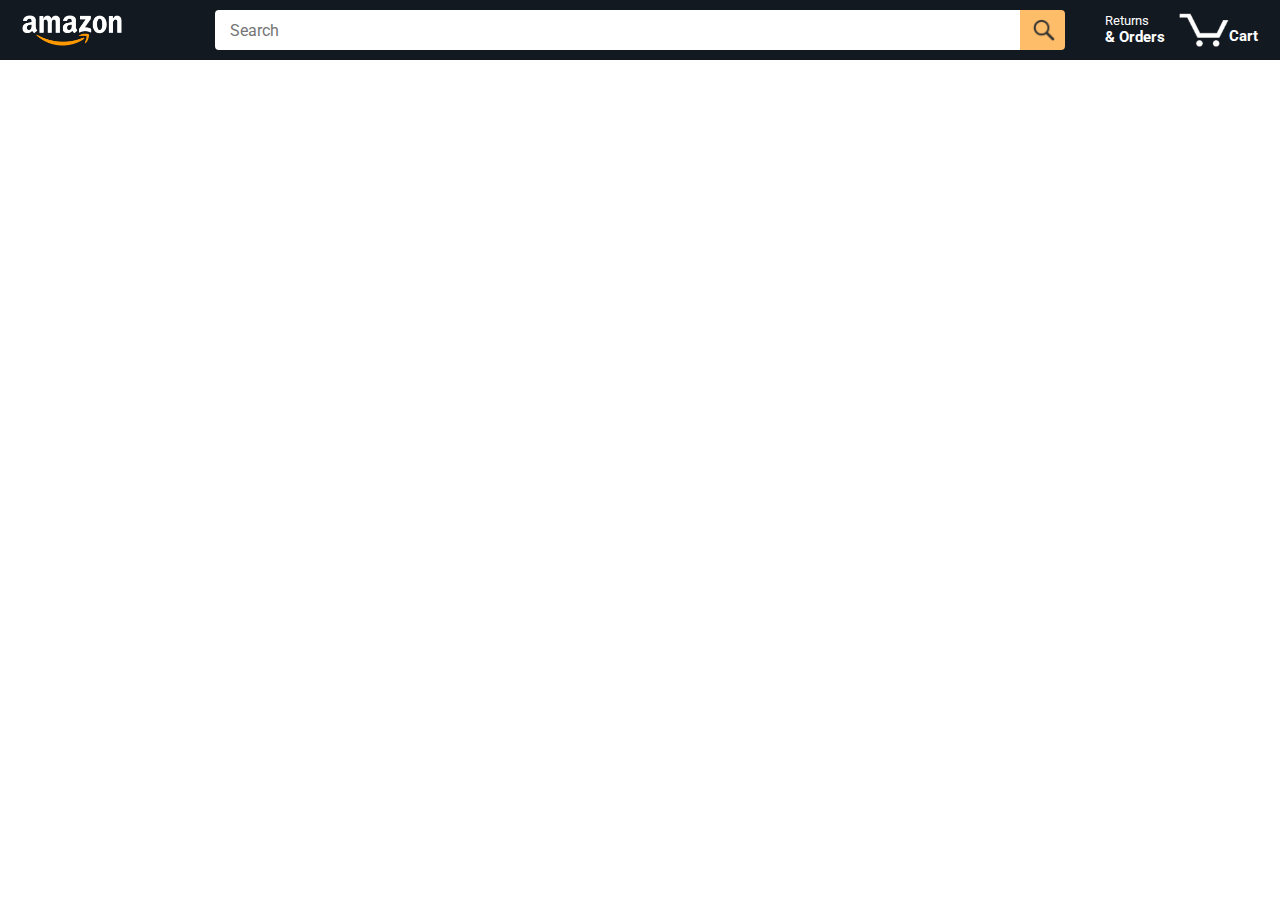
<file: index.html>
<!DOCTYPE html>
<html>
  <head>
    <title>Amazon Project</title>

    <!-- This code is needed for responsive design to work.
      (Responsive design = make the website look good on
      smaller screen sizes like a phone or a tablet). -->
    <meta name="viewport" content="width=device-width, initial-scale=1">

    <!-- Load a font called Roboto from Google Fonts. -->
    <link rel="preconnect" href="https://fonts.googleapis.com">
    <link rel="preconnect" href="https://fonts.gstatic.com" crossorigin>
    <link href="https://fonts.googleapis.com/css2?family=Roboto:wght@400;500;700&display=swap" rel="stylesheet">

    <!-- Here are the CSS files for this page. -->
    <link rel="stylesheet" href="styles/shared/general.css">
    <link rel="stylesheet" href="styles/shared/amazon-header.css">
    <link rel="stylesheet" href="styles/pages/amazon.css">
  </head>
  <body>
    <div class="amazon-header">
      <div class="amazon-header-left-section">
        <a href="index.html" class="header-link">
          <img class="amazon-logo"
            src="images/amazon-logo-white.png">
          <img class="amazon-mobile-logo"
            src="images/amazon-mobile-logo-white.png">
        </a>
      </div>

      <div class="amazon-header-middle-section">
        <input class="search-bar" type="text" placeholder="Search">

        <button class="search-button">
          <img class="search-icon" src="images/icons/search-icon.png">
        </button>
      </div>

      <div class="amazon-header-right-section">
        <a class="orders-link header-link" href="orders.html">
          <span class="returns-text">Returns</span>
          <span class="orders-text">& Orders</span>
        </a>

        <a class="cart-link header-link" href="checkout.html">
          <img class="cart-icon" src="images/icons/cart-icon.png">
          <div class="cart-quantity js-cart-quantity"></div>
          <div class="cart-text">Cart</div>
        </a>
      </div>
    </div>
    
    <div class="main">
      <div class="products-grid js-products-grid">
      </div>
    </div>

    <script type="module" src="scripts/amazon.js"></script>
  </body>
</html>
</file>
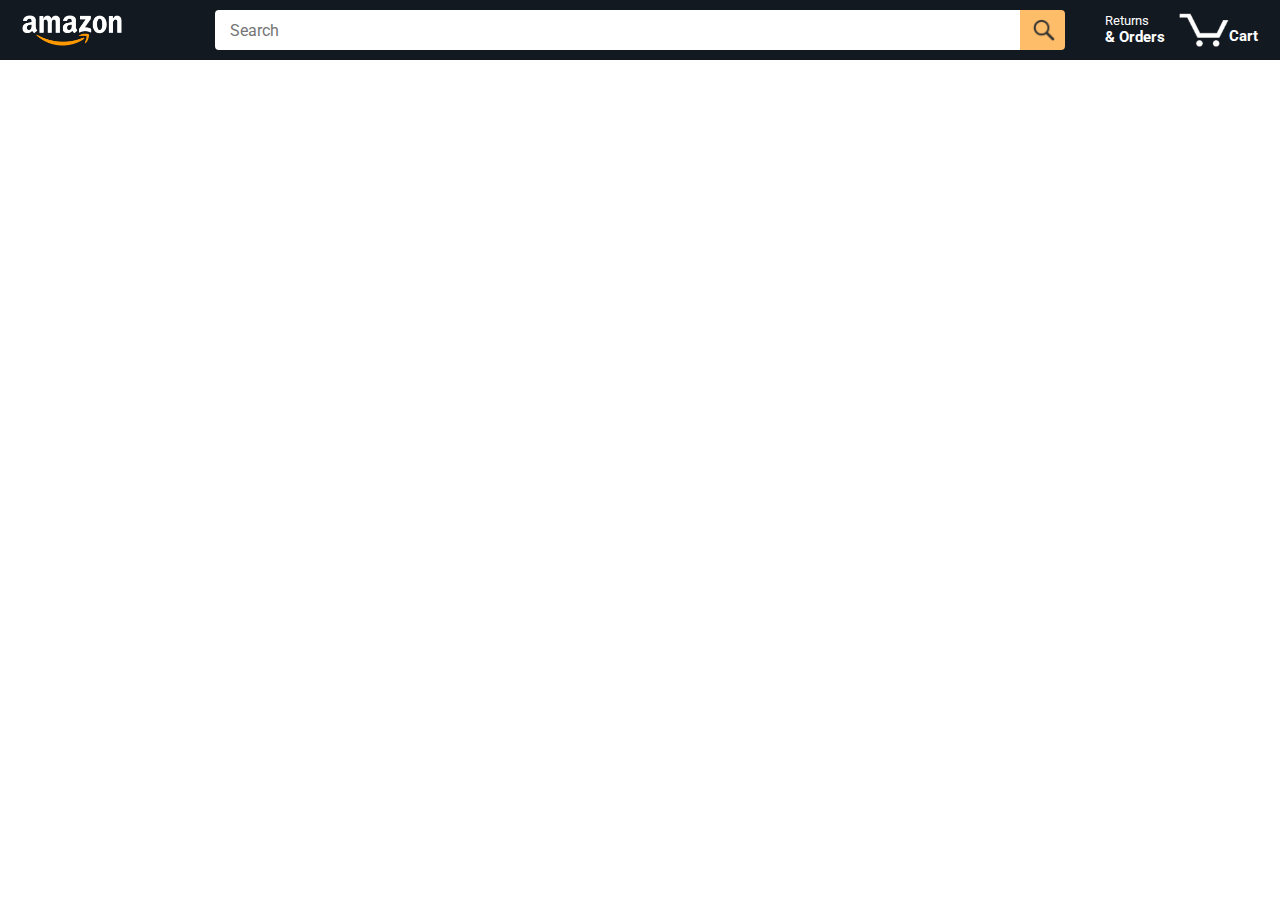
<file: amazon.html>
<!DOCTYPE html>
<html>
  <head>
    <title>Amazon Project</title>

    <!-- This code is needed for responsive design to work.
      (Responsive design = make the website look good on
      smaller screen sizes like a phone or a tablet). -->
    <meta name="viewport" content="width=device-width, initial-scale=1">

    <!-- Load a font called Roboto from Google Fonts. -->
    <link rel="preconnect" href="https://fonts.googleapis.com">
    <link rel="preconnect" href="https://fonts.gstatic.com" crossorigin>
    <link href="https://fonts.googleapis.com/css2?family=Roboto:wght@400;500;700&display=swap" rel="stylesheet">

    <!-- Here are the CSS files for this page. -->
    <link rel="stylesheet" href="styles/shared/general.css">
    <link rel="stylesheet" href="styles/shared/amazon-header.css">
    <link rel="stylesheet" href="styles/pages/amazon.css">
  </head>
  <body>
    <div class="amazon-header">
      <div class="amazon-header-left-section">
        <a href="amazon.html" class="header-link">
          <img class="amazon-logo"
            src="images/amazon-logo-white.png">
          <img class="amazon-mobile-logo"
            src="images/amazon-mobile-logo-white.png">
        </a>
      </div>

      <div class="amazon-header-middle-section">
        <input class="search-bar" type="text" placeholder="Search">

        <button class="search-button">
          <img class="search-icon" src="images/icons/search-icon.png">
        </button>
      </div>

      <div class="amazon-header-right-section">
        <a class="orders-link header-link" href="orders.html">
          <span class="returns-text">Returns</span>
          <span class="orders-text">& Orders</span>
        </a>

        <a class="cart-link header-link" href="checkout.html">
          <img class="cart-icon" src="images/icons/cart-icon.png">
          <div class="cart-quantity js-cart-quantity"></div>
          <div class="cart-text">Cart</div>
        </a>
      </div>
    </div>
    
    <div class="main">
      <div class="products-grid js-products-grid">
      </div>
    </div>

    <script type="module" src="scripts/amazon.js"></script>
  </body>
</html>
</file>
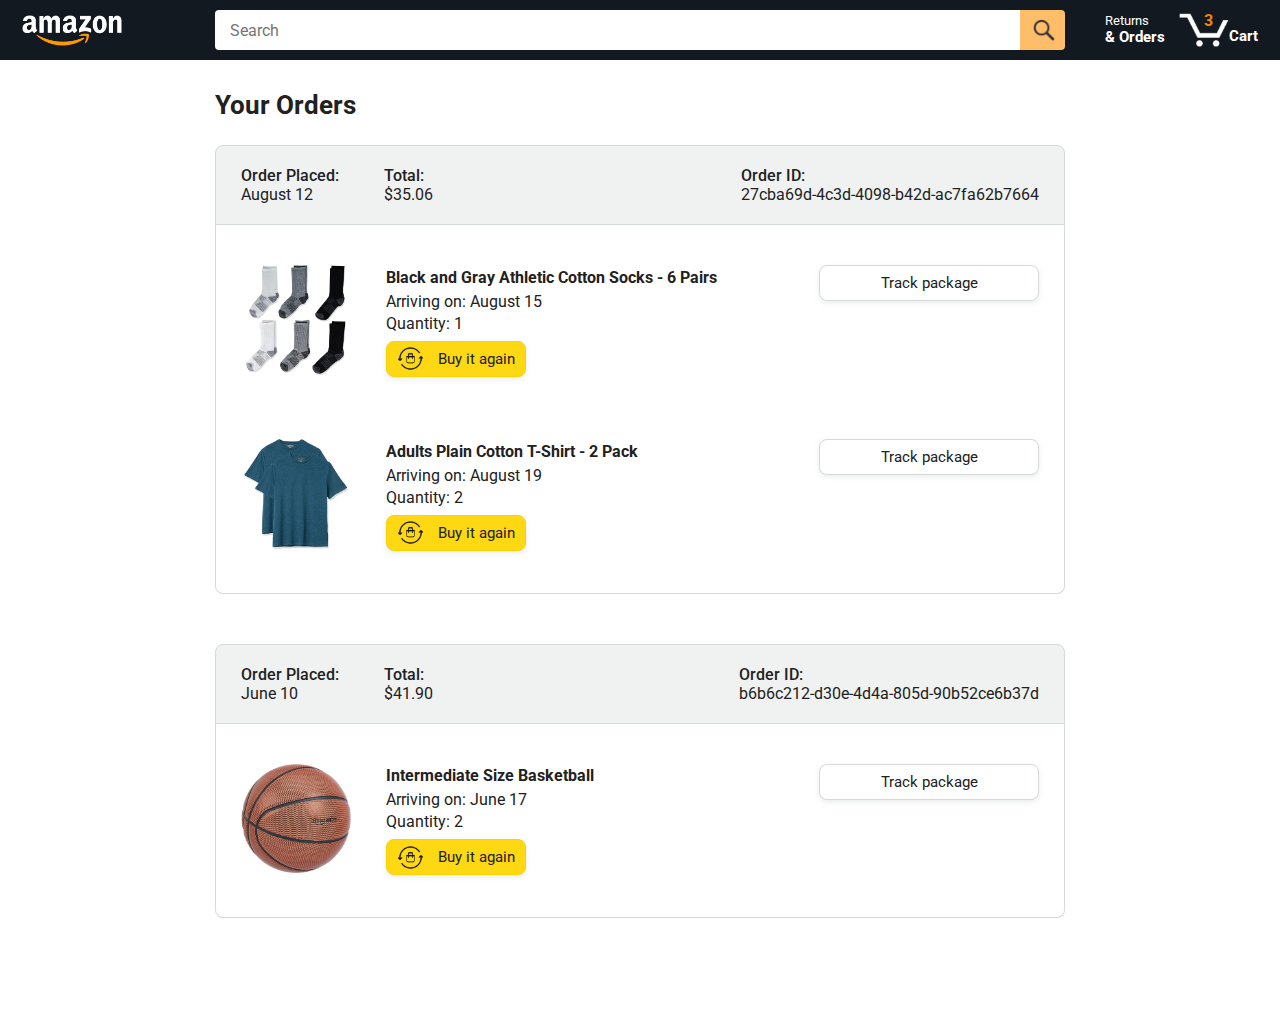
<file: orders.html>
<!DOCTYPE html>
<html>
  <head>
    <title>Orders</title>

    <!-- This code is needed for responsive design to work.
      (Responsive design = make the website look good on
      smaller screen sizes like a phone or a tablet). -->
    <meta name="viewport" content="width=device-width, initial-scale=1">

    <!-- Load a font called Roboto from Google Fonts. -->
    <link rel="preconnect" href="https://fonts.googleapis.com">
    <link rel="preconnect" href="https://fonts.gstatic.com" crossorigin>
    <link href="https://fonts.googleapis.com/css2?family=Roboto:wght@400;500;700&display=swap" rel="stylesheet">

    <!-- Here are the CSS files for this page. -->
    <link rel="stylesheet" href="styles/shared/general.css">
    <link rel="stylesheet" href="styles/shared/amazon-header.css">
    <link rel="stylesheet" href="styles/pages/orders.css">
  </head>
  <body>
    <div class="amazon-header">
      <div class="amazon-header-left-section">
        <a href="index.html" class="header-link">
          <img class="amazon-logo"
            src="images/amazon-logo-white.png">
          <img class="amazon-mobile-logo"
            src="images/amazon-mobile-logo-white.png">
        </a>
      </div>

      <div class="amazon-header-middle-section">
        <input class="search-bar" type="text" placeholder="Search">

        <button class="search-button">
          <img class="search-icon" src="images/icons/search-icon.png">
        </button>
      </div>

      <div class="amazon-header-right-section">
        <a class="orders-link header-link" href="orders.html">
          <span class="returns-text">Returns</span>
          <span class="orders-text">& Orders</span>
        </a>

        <a class="cart-link header-link" href="checkout.html">
          <img class="cart-icon" src="images/icons/cart-icon.png">
          <div class="cart-quantity">3</div>
          <div class="cart-text">Cart</div>
        </a>
      </div>
    </div>

    <div class="main">
      <div class="page-title">Your Orders</div>

      <div class="orders-grid">
        <div class="order-container">
          
          <div class="order-header">
            <div class="order-header-left-section">
              <div class="order-date">
                <div class="order-header-label">Order Placed:</div>
                <div>August 12</div>
              </div>
              <div class="order-total">
                <div class="order-header-label">Total:</div>
                <div>$35.06</div>
              </div>
            </div>

            <div class="order-header-right-section">
              <div class="order-header-label">Order ID:</div>
              <div>27cba69d-4c3d-4098-b42d-ac7fa62b7664</div>
            </div>
          </div>

          <div class="order-details-grid">
            <div class="product-image-container">
              <img src="images/products/athletic-cotton-socks-6-pairs.jpg">
            </div>

            <div class="product-details">
              <div class="product-name">
                Black and Gray Athletic Cotton Socks - 6 Pairs
              </div>
              <div class="product-delivery-date">
                Arriving on: August 15
              </div>
              <div class="product-quantity">
                Quantity: 1
              </div>
              <button class="buy-again-button button-primary">
                <img class="buy-again-icon" src="images/icons/buy-again.png">
                <span class="buy-again-message">Buy it again</span>
              </button>
            </div>

            <div class="product-actions">
              <a href="tracking.html?orderId=${}&productId=${}">
                <button class="track-package-button button-secondary">
                  Track package
                </button>
              </a>
            </div>

            <div class="product-image-container">
              <img src="images/products/adults-plain-cotton-tshirt-2-pack-teal.jpg">
            </div>

            <div class="product-details">
              <div class="product-name">
                Adults Plain Cotton T-Shirt - 2 Pack
              </div>
              <div class="product-delivery-date">
                Arriving on: August 19
              </div>
              <div class="product-quantity">
                Quantity: 2
              </div>
              <button class="buy-again-button button-primary">
                <img class="buy-again-icon" src="images/icons/buy-again.png">
                <span class="buy-again-message">Buy it again</span>
              </button>
            </div>

            <div class="product-actions">
              <a href="tracking.html">
                <button class="track-package-button button-secondary">
                  Track package
                </button>
              </a>
            </div>
          </div>
        </div>

        <div class="order-container">

          <div class="order-header">
            <div class="order-header-left-section">
              <div class="order-date">
                <div class="order-header-label">Order Placed:</div>
                <div>June 10</div>
              </div>
              <div class="order-total">
                <div class="order-header-label">Total:</div>
                <div>$41.90</div>
              </div>
            </div>

            <div class="order-header-right-section">
              <div class="order-header-label">Order ID:</div>
              <div>b6b6c212-d30e-4d4a-805d-90b52ce6b37d</div>
            </div>
          </div>

          <div class="order-details-grid">
            <div class="product-image-container">
              <img src="images/products/intermediate-composite-basketball.jpg">
            </div>

            <div class="product-details">
              <div class="product-name">
                Intermediate Size Basketball
              </div>
              <div class="product-delivery-date">
                Arriving on: June 17
              </div>
              <div class="product-quantity">
                Quantity: 2
              </div>
              <button class="buy-again-button button-primary">
                <img class="buy-again-icon" src="images/icons/buy-again.png">
                <span class="buy-again-message">Buy it again</span>
              </button>
            </div>

            <div class="product-actions">
              <a href="tracking.html">
                <button class="track-package-button button-secondary">
                  Track package
                </button>
              </a>
            </div>
          </div>
        </div>
      </div>
    </div>
  </body>
</html>
</file>
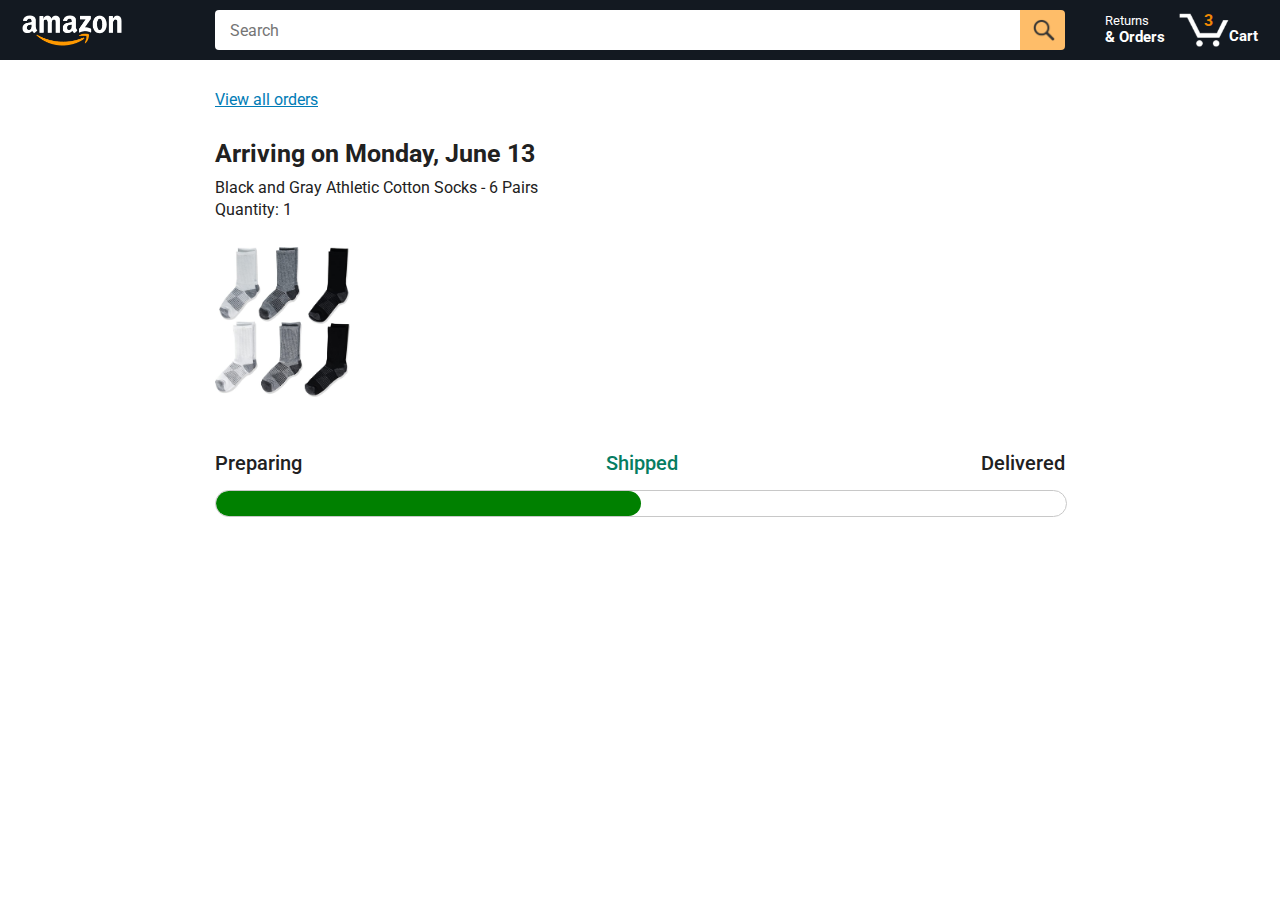
<file: tracking.html>
<!DOCTYPE html>
<html>
  <head>
    <title>Tracking</title>

    <!-- This code is needed for responsive design to work.
      (Responsive design = make the website look good on
      smaller screen sizes like a phone or a tablet). -->
    <meta name="viewport" content="width=device-width, initial-scale=1">

    <!-- Load a font called Roboto from Google Fonts. -->
    <link rel="preconnect" href="https://fonts.googleapis.com">
    <link rel="preconnect" href="https://fonts.gstatic.com" crossorigin>
    <link href="https://fonts.googleapis.com/css2?family=Roboto:wght@400;500;700&display=swap" rel="stylesheet">

    <!-- Here are the CSS files for this page. -->
    <link rel="stylesheet" href="styles/shared/general.css">
    <link rel="stylesheet" href="styles/shared/amazon-header.css">
    <link rel="stylesheet" href="styles/pages/tracking.css">
  </head>
  <body>
    <div class="amazon-header">
      <div class="amazon-header-left-section">
        <a href="index.html" class="header-link">
          <img class="amazon-logo"
            src="images/amazon-logo-white.png">
          <img class="amazon-mobile-logo"
            src="images/amazon-mobile-logo-white.png">
        </a>
      </div>

      <div class="amazon-header-middle-section">
        <input class="search-bar" type="text" placeholder="Search">

        <button class="search-button">
          <img class="search-icon" src="images/icons/search-icon.png">
        </button>
      </div>

      <div class="amazon-header-right-section">
        <a class="orders-link header-link" href="orders.html">
          <span class="returns-text">Returns</span>
          <span class="orders-text">& Orders</span>
        </a>

        <a class="cart-link header-link" href="checkout.html">
          <img class="cart-icon" src="images/icons/cart-icon.png">
          <div class="cart-quantity">3</div>
          <div class="cart-text">Cart</div>
        </a>
      </div>
    </div>

    <div class="main">
      <div class="order-tracking">
        <a class="back-to-orders-link link-primary" href="orders.html">
          View all orders
        </a>

        <div class="delivery-date">
          Arriving on Monday, June 13
        </div>

        <div class="product-info">
          Black and Gray Athletic Cotton Socks - 6 Pairs
        </div>

        <div class="product-info">
          Quantity: 1
        </div>

        <img class="product-image" src="images/products/athletic-cotton-socks-6-pairs.jpg">

        <div class="progress-labels-container">
          <div class="progress-label">
            Preparing
          </div>
          <div class="progress-label current-status">
            Shipped
          </div>
          <div class="progress-label">
            Delivered
          </div>
        </div>

        <div class="progress-bar-container">
          <div class="progress-bar"></div>
        </div>
      </div>
    </div>

    <script>
      const url = new URL(window.location.href);
      url.searchParams.get('orderId');
      url.searchParams.get('productId');
    </script>
  </body>
</html>
</file>
<file: styles/shared/general.css>
body {
  font-family: Roboto, Arial;
  color: rgb(33, 33, 33);
  /* The <body> element has a default margin of 8px
     on all sides. This removes the default margins. */
  margin: 0;
}

/* <p> elements have a default margin on the top
   and bottom. This removes the default margins. */
p {
  margin: 0;
}

button {
  cursor: pointer;
}

select {
  cursor: pointer;
}

input, select, button {
  font-family: Roboto, Arial;
}

.button-primary {
  color: rgb(33, 33, 33);
  background-color: rgb(255, 216, 20);
  border: 1px solid rgb(252, 210, 0);
  border-radius: 8px;
  cursor: pointer;
  box-shadow: 0 2px 5px rgba(213, 217, 217, 0.5);
}

.button-primary:hover {
  background-color: rgb(247, 202, 0);
  border: 1px solid rgb(242, 194, 0);
}

.button-primary:active {
  background: rgb(255, 216, 20);
  border-color: rgb(252, 210, 0);
  box-shadow: none;
}

.button-secondary {
  color: rgb(33, 33, 33);
  background: white;
  border: 1px solid rgb(213, 217, 217);
  border-radius: 8px;
  cursor: pointer;
  box-shadow: 0 2px 5px rgba(213, 217, 217, 0.5);
}

.button-secondary:hover {
  background-color: rgb(247, 250, 250);
}

.button-secondary:active {
  background-color: rgb(237, 253, 255);
  box-shadow: none;
}

/* These styles will limit text to 2 lines. Anything
   beyond 2 lines will be replaced with "..."
   You can find this code by using an A.I. tool or by
   searching in Google.
   https://css-tricks.com/almanac/properties/l/line-clamp/ */
.limit-text-to-2-lines {
  display: -webkit-box;
  -webkit-line-clamp: 2;
  -webkit-box-orient: vertical;
  overflow: hidden;
}

.link-primary {
  color: rgb(1, 124, 182);
  cursor: pointer;
}

.link-primary:hover {
  color: rgb(196, 80, 0);
}

/* Styles for dropdown selectors. */
select {
  color: rgb(33, 33, 33);
  background-color: rgb(240, 240, 240);
  border: 1px solid rgb(213, 217, 217);
  border-radius: 8px;
  padding: 3px 5px;
  font-size: 15px;
  cursor: pointer;
  box-shadow: 0 2px 5px rgba(213, 217, 217, 0.5);
}

select:focus,
input:focus {
  outline: 2px solid rgb(255, 153, 0);
}
</file>
<file: styles/shared/amazon-header.css>
.amazon-header {
  background-color: rgb(19, 25, 33);
  color: white;
  padding-left: 15px;
  padding-right: 15px;

  display: flex;
  align-items: center;
  justify-content: space-between;

  position: fixed;
  top: 0;
  left: 0;
  right: 0;
  height: 60px;
}

.amazon-header-left-section {
  width: 180px;
}

@media (max-width: 800px) {
  .amazon-header-left-section {
    width: unset;
  }
}

.header-link {
  display: inline-block;
  padding: 6px;
  border-radius: 2px;
  cursor: pointer;
  text-decoration: none;
  border: 1px solid rgba(0, 0, 0, 0);
}

.header-link:hover {
  border: 1px solid white;
}

.amazon-logo {
  width: 100px;
  margin-top: 5px;
}

.amazon-mobile-logo {
  display: none;
}

@media (max-width: 575px) {
  .amazon-logo {
    display: none;
  }

  .amazon-mobile-logo {
    display: block;
    height: 35px;
    margin-top: 5px;
  }
}

.amazon-header-middle-section {
  flex: 1;
  max-width: 850px;
  margin-left: 10px;
  margin-right: 10px;
  display: flex;
}

.search-bar {
  flex: 1;
  width: 0;
  font-size: 16px;
  height: 38px;
  padding-left: 15px;
  border: none;
  border-top-left-radius: 4px;
  border-bottom-left-radius: 4px;
  border-top-right-radius: 0;
  border-bottom-right-radius: 0;
}

.search-button {
  background-color: rgb(254, 189, 105);
  border: none;
  width: 45px;
  height: 40px;
  border-top-right-radius: 4px;
  border-bottom-right-radius: 4px;
  flex-shrink: 0;
}

.search-icon {
  height: 22px;
  margin-left: 2px;
  margin-top: 3px;
}

.amazon-header-right-section {
  width: 180px;
  flex-shrink: 0;
  display: flex;
  justify-content: end;
}

.orders-link {
  color: white;
}

.returns-text {
  display: block;
  font-size: 13px;
}

.orders-text {
  display: block;
  font-size: 15px;
  font-weight: 700;
}

.cart-link {
  color: white;
  display: flex;
  align-items: center;
  position: relative;
}

.cart-icon {
  width: 50px;
}

.cart-text {
  margin-top: 12px;
  font-size: 15px;
  font-weight: 700;
}

.cart-quantity {
  color: rgb(240, 136, 4);
  font-size: 16px;
  font-weight: 700;

  position: absolute;
  top: 4px;
  left: 22px;
  
  width: 26px;
  text-align: center;
}
</file>
<file: styles/pages/amazon.css>
.main {
  margin-top: 60px;
}

.products-grid {
  display: grid;

  /* - In CSS Grid, 1fr means a column will take up the
       remaining space in the grid.
     - If we write 1fr 1fr ... 1fr; 8 times, this will
       divide the grid into 8 columns, each taking up an
       equal amount of the space.
     - repeat(8, 1fr); is a shortcut for repeating "1fr"
       8 times (instead of typing out "1fr" 8 times).
       repeat(...) is a special property that works with
       display: grid; */
  grid-template-columns: repeat(8, 1fr);
}

/* @media is used to create responsive design (making the
   website look good on any screen size). This @media
   means when the screen width is 2000px or less, we
   will divide the grid into 7 columns instead of 8. */
@media (max-width: 2000px) {
  .products-grid {
    grid-template-columns: repeat(7, 1fr);
  }
}

/* This @media means when the screen width is 1600px or
   less, we will divide the grid into 6 columns. */
@media (max-width: 1600px) {
  .products-grid {
    grid-template-columns: repeat(6, 1fr);
  }
}

@media (max-width: 1300px) {
  .products-grid {
    grid-template-columns: repeat(5, 1fr);
  }
}

@media (max-width: 1000px) {
  .products-grid {
    grid-template-columns: repeat(4, 1fr);
  }
}

@media (max-width: 800px) {
  .products-grid {
    grid-template-columns: repeat(3, 1fr);
  }
}

@media (max-width: 575px) {
  .products-grid {
    grid-template-columns: repeat(2, 1fr);
  }
}

@media (max-width: 450px) {
  .products-grid {
    grid-template-columns: 1fr;
  }
}

.product-container {
  padding-top: 40px;
  padding-bottom: 25px;
  padding-left: 25px;
  padding-right: 25px;

  border-right: 1px solid rgb(231, 231, 231);
  border-bottom: 1px solid rgb(231, 231, 231);

  display: flex;
  flex-direction: column;
}

.product-image-container {
  display: flex;
  justify-content: center;
  align-items: center;

  height: 180px;
  margin-bottom: 20px;
}

.product-image {
  /* Images will overflow their container by default. To
    prevent this, we set max-width and max-height to 100%
    so they stay inside their container. */
  max-width: 100%;
  max-height: 100%;
}

.product-name {
  height: 40px;
  margin-bottom: 5px;
}

.product-rating-container {
  display: flex;
  align-items: center;
  margin-bottom: 10px;
}

.product-rating-stars {
  width: 100px;
  margin-right: 6px;
}

.product-rating-count {
  color: rgb(1, 124, 182);
  cursor: pointer;
  margin-top: 3px;
}

.product-price {
  font-weight: 700;
  margin-bottom: 10px;
}

.product-quantity-container {
  margin-bottom: 17px;
}

.product-spacer {
  flex: 1;
}

.added-to-cart {
  color: rgb(6, 125, 98);
  font-size: 16px;

  display: flex;
  align-items: center;
  margin-bottom: 8px;

  /* At first, the "Added to cart" message will
     be invisible. Use JavaScript to change the
     opacity and make it visible. */
  opacity: 0;
}

.added-to-cart-visible{
  opacity: 1;
}

.added-to-cart img {
  height: 20px;
  margin-right: 5px;
}

.add-to-cart-button {
  width: 100%;
  padding: 8px;
  border-radius: 50px;
}
</file>
<file: styles/pages/orders.css>
.main {
  max-width: 850px;
  margin-top: 90px;
  margin-bottom: 100px;
  padding-left: 20px;
  padding-right: 20px;

  /* margin-left: auto;
     margin-right auto;
     Is a trick for centering an element horizontally
     without needing a container. */
  margin-left: auto;
  margin-right: auto;
}

.page-title {
  font-weight: 700;
  font-size: 26px;
  margin-bottom: 25px;
}

.orders-grid {
  display: grid;
  grid-template-columns: 1fr;
  row-gap: 50px;
}

.order-header {
  background-color: rgb(240, 242, 242);
  border: 1px solid rgb(213, 217, 217);

  display: flex;
  align-items: center;
  justify-content: space-between;

  padding: 20px 25px;
  border-top-left-radius: 8px;
  border-top-right-radius: 8px;
}

.order-header-left-section {
  display: flex;
  flex-shrink: 0;
}

.order-header-label {
  font-weight: 500;
}

.order-date,
.order-total {
  margin-right: 45px;
}

.order-header-right-section {
  flex-shrink: 1;
}

@media (max-width: 575px) {
  .order-header {
    flex-direction: column;
    align-items: start;
    line-height: 23px;
    padding: 15px;
  }

  .order-header-left-section {
    flex-direction: column;
  }

  .order-header-label {
    margin-right: 5px;
  }

  .order-date,
  .order-total {
    display: grid;
    grid-template-columns: auto 1fr;
    margin-right: 0;
  }

  .order-header-right-section {
    display: grid;
    grid-template-columns: auto 1fr;
  }
}

.order-details-grid {
  padding: 40px 25px;
  border: 1px solid rgb(213, 217, 217);
  border-top: none;
  border-bottom-left-radius: 8px;
  border-bottom-right-radius: 8px;

  display: grid;
  grid-template-columns: 110px 1fr 220px;
  column-gap: 35px;
  row-gap: 60px;
  align-items: center;
}

@media (max-width: 800px) {
  .order-details-grid {
    grid-template-columns: 110px 1fr;
    row-gap: 0;
    padding-bottom: 8px;
  }
}

@media (max-width: 450px) {
  .order-details-grid {
    grid-template-columns: 1fr;
  }
}

.product-image-container {
  text-align: center;
}

.product-image-container img {
  max-width: 110px;
  max-height: 110px;
}

.product-name {
  font-weight: 700;
  margin-bottom: 5px;
}

.product-delivery-date {
  margin-bottom: 3px;
}

.product-quantity {
  margin-bottom: 8px;
}

.buy-again-button {
  font-size: 15px;
  width: 140px;
  height: 36px;
  border-radius: 8px;

  display: flex;
  align-items: center;
  justify-content: center;
}

.buy-again-icon {
  width: 25px;
  margin-right: 15px;
}

.product-actions {
  align-self: start;
}

.track-package-button {
  width: 100%;
  font-size: 15px;
  padding: 8px;
}

@media (max-width: 800px) {
  .buy-again-button {
    margin-bottom: 10px;
  }

  .product-actions {
    /* grid-column: 2 means this element will be placed
       in column 2 in the grid. (Normally, the column that
       an element is placed in is determined by the order
       of the elements in the HTML. grid-column overrides
       this default ordering). */
    grid-column: 2;
    margin-bottom: 30px;
  }

  .track-package-button {
    width: 140px;
  }
}

@media (max-width: 450px) {
  .product-image-container {
    text-align: center;
    margin-bottom: 25px;
  }

  .product-image-container img {
    max-width: 150px;
    max-height: 150px;
  }

  .product-name {
    margin-bottom: 10px;
  }

  .product-quantity {
    margin-bottom: 15px;
  }

  .buy-again-button {
    width: 100%;
    margin-bottom: 15px;
  }

  .product-actions {
    /* grid-column: auto; undos grid-column: 2; from above.
       This element will now be placed in its normal column
       in the grid. */
    grid-column: auto;
    margin-bottom: 70px;
  }

  .track-package-button {
    width: 100%;
    padding: 12px;
  }
}
</file>
<file: styles/pages/tracking.css>
.main {
  max-width: 850px;
  margin-top: 90px;
  margin-bottom: 100px;
  padding-left: 30px;
  padding-right: 30px;

  /* margin-left: auto;
     margin-right auto;
     Is a trick for centering an element horizontally
     without needing a container. */
  margin-left: auto;
  margin-right: auto;
}

.back-to-orders-link {
  display: inline-block;
  margin-bottom: 30px;
}

.delivery-date {
  font-size: 25px;
  font-weight: 700;
  margin-bottom: 10px;
}

.product-info {
  margin-bottom: 3px;
}

.product-image {
  max-width: 150px;
  max-height: 150px;
  margin-top: 25px;
  margin-bottom: 50px;
}

.progress-labels-container {
  display: flex;
  justify-content: space-between;
  font-size: 20px;
  font-weight: 500;
  margin-bottom: 15px;
}

.current-status {
  color: rgb(6, 125, 98);
}

@media (max-width: 575px) {
  .progress-labels-container {
    font-size: 16px;
  }
}

@media (max-width: 450px) {
  .progress-labels-container {
    flex-direction: column;
    margin-bottom: 5px;
  }

  .progress-label {
    margin-bottom: 3px;
  }
}

.progress-bar-container {
  height: 25px;
  width: 100%;

  border: 1px solid rgb(200, 200, 200);
  border-radius: 50px;
  overflow: hidden;
}

.progress-bar {
  height: 100%;
  background-color: green;
  border-radius: 50px;
  width: 50%;
}
</file>
